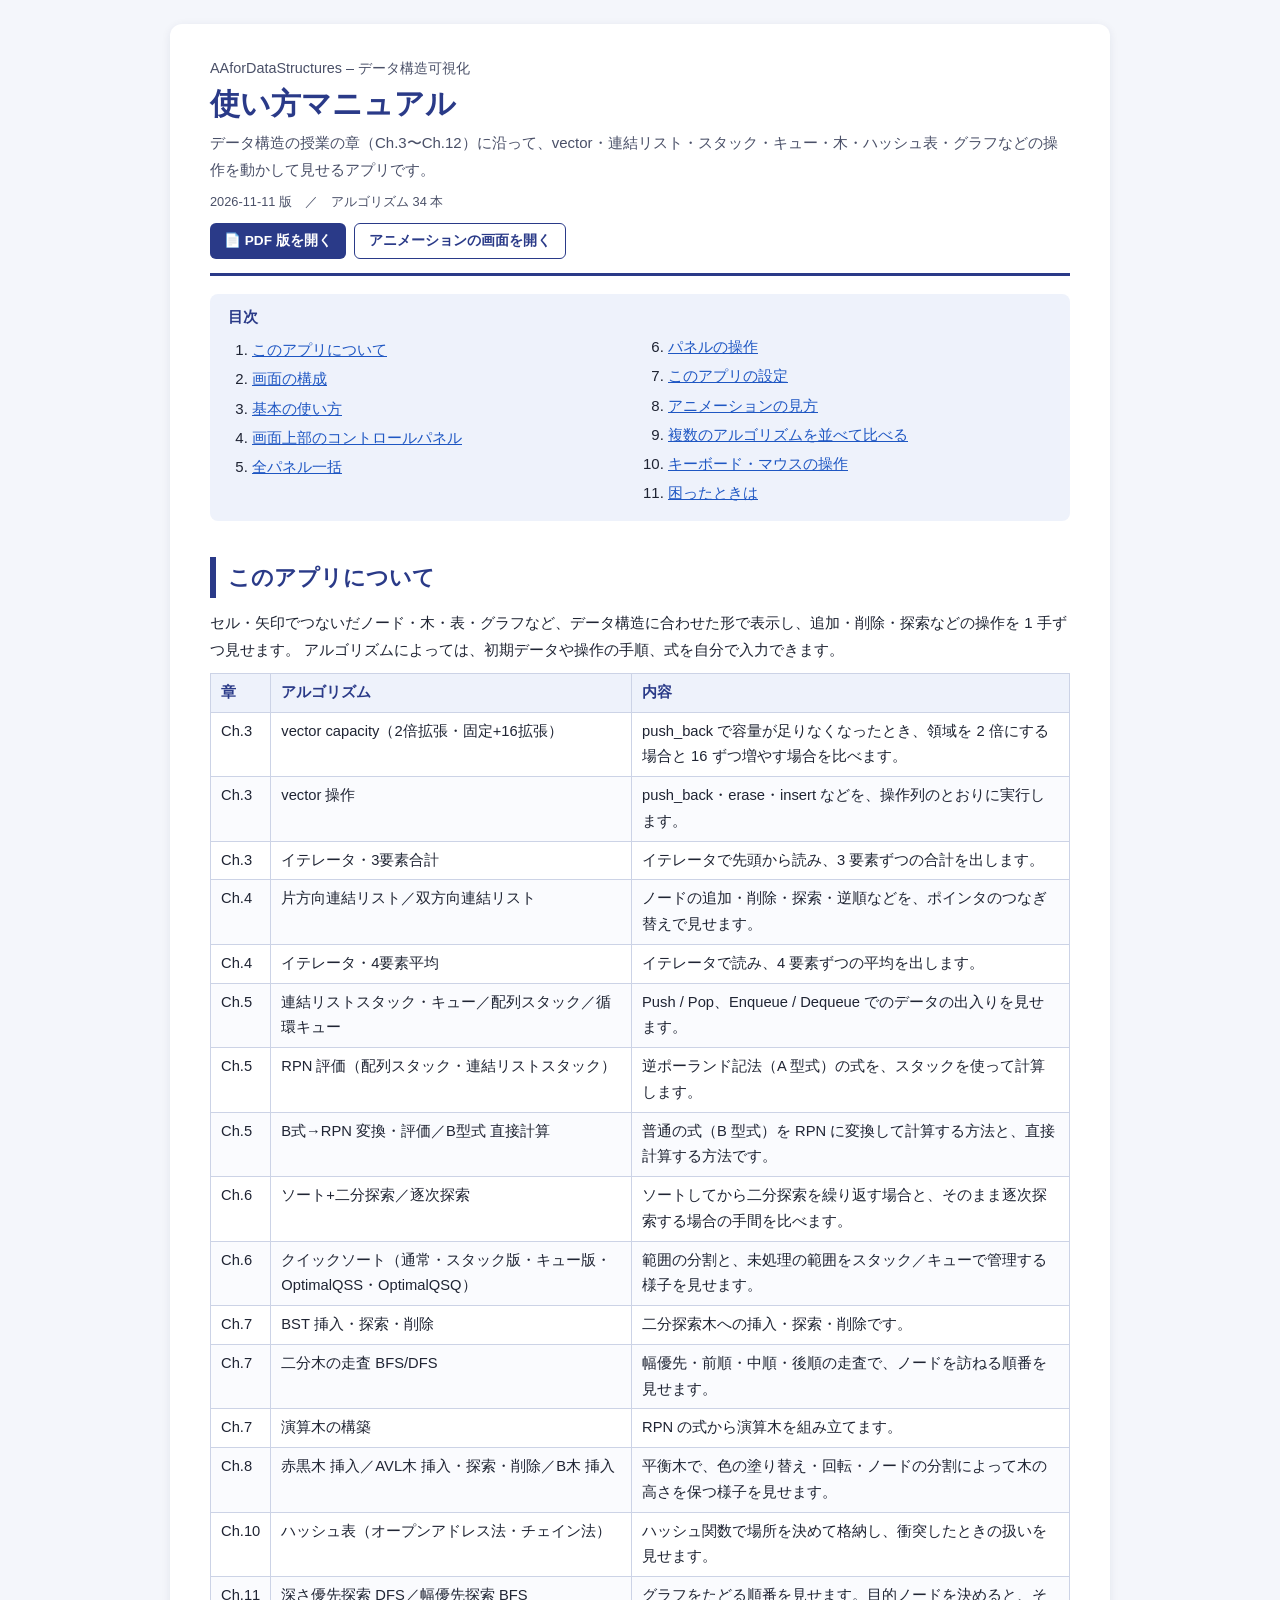
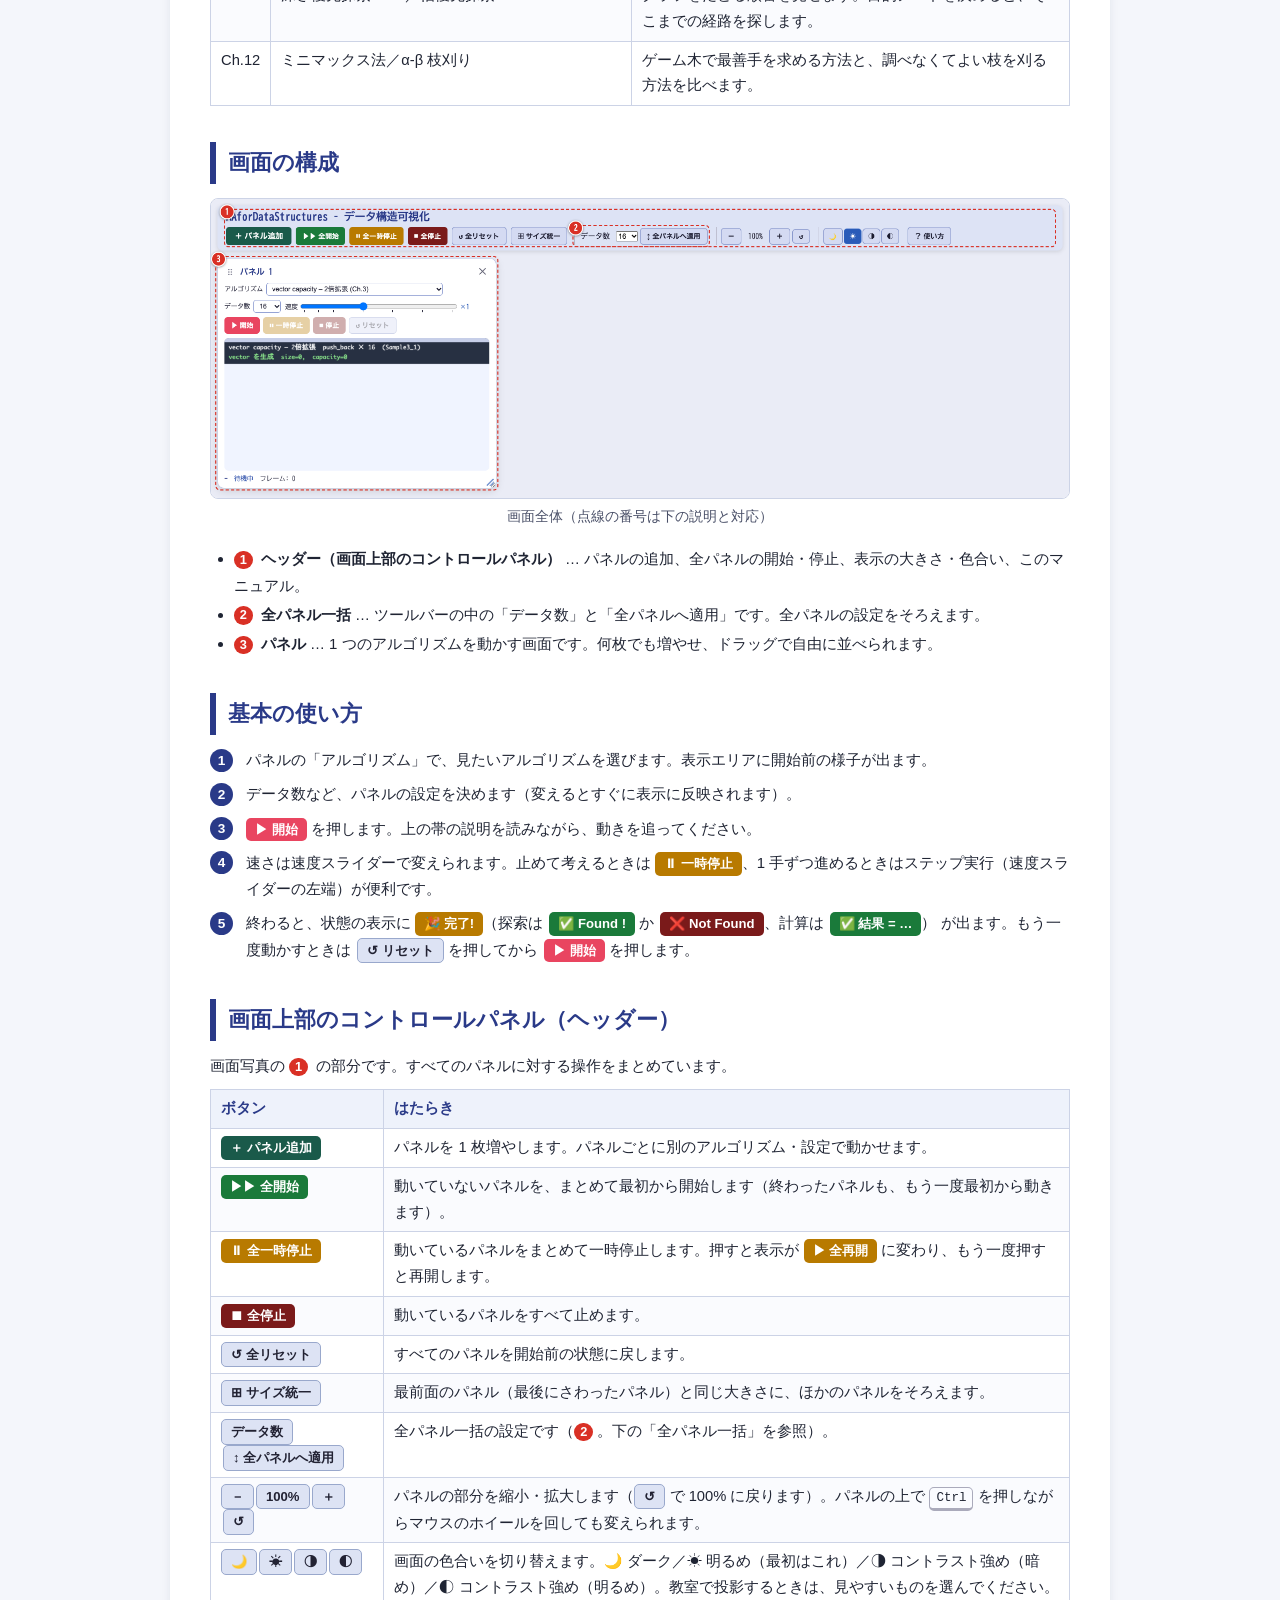
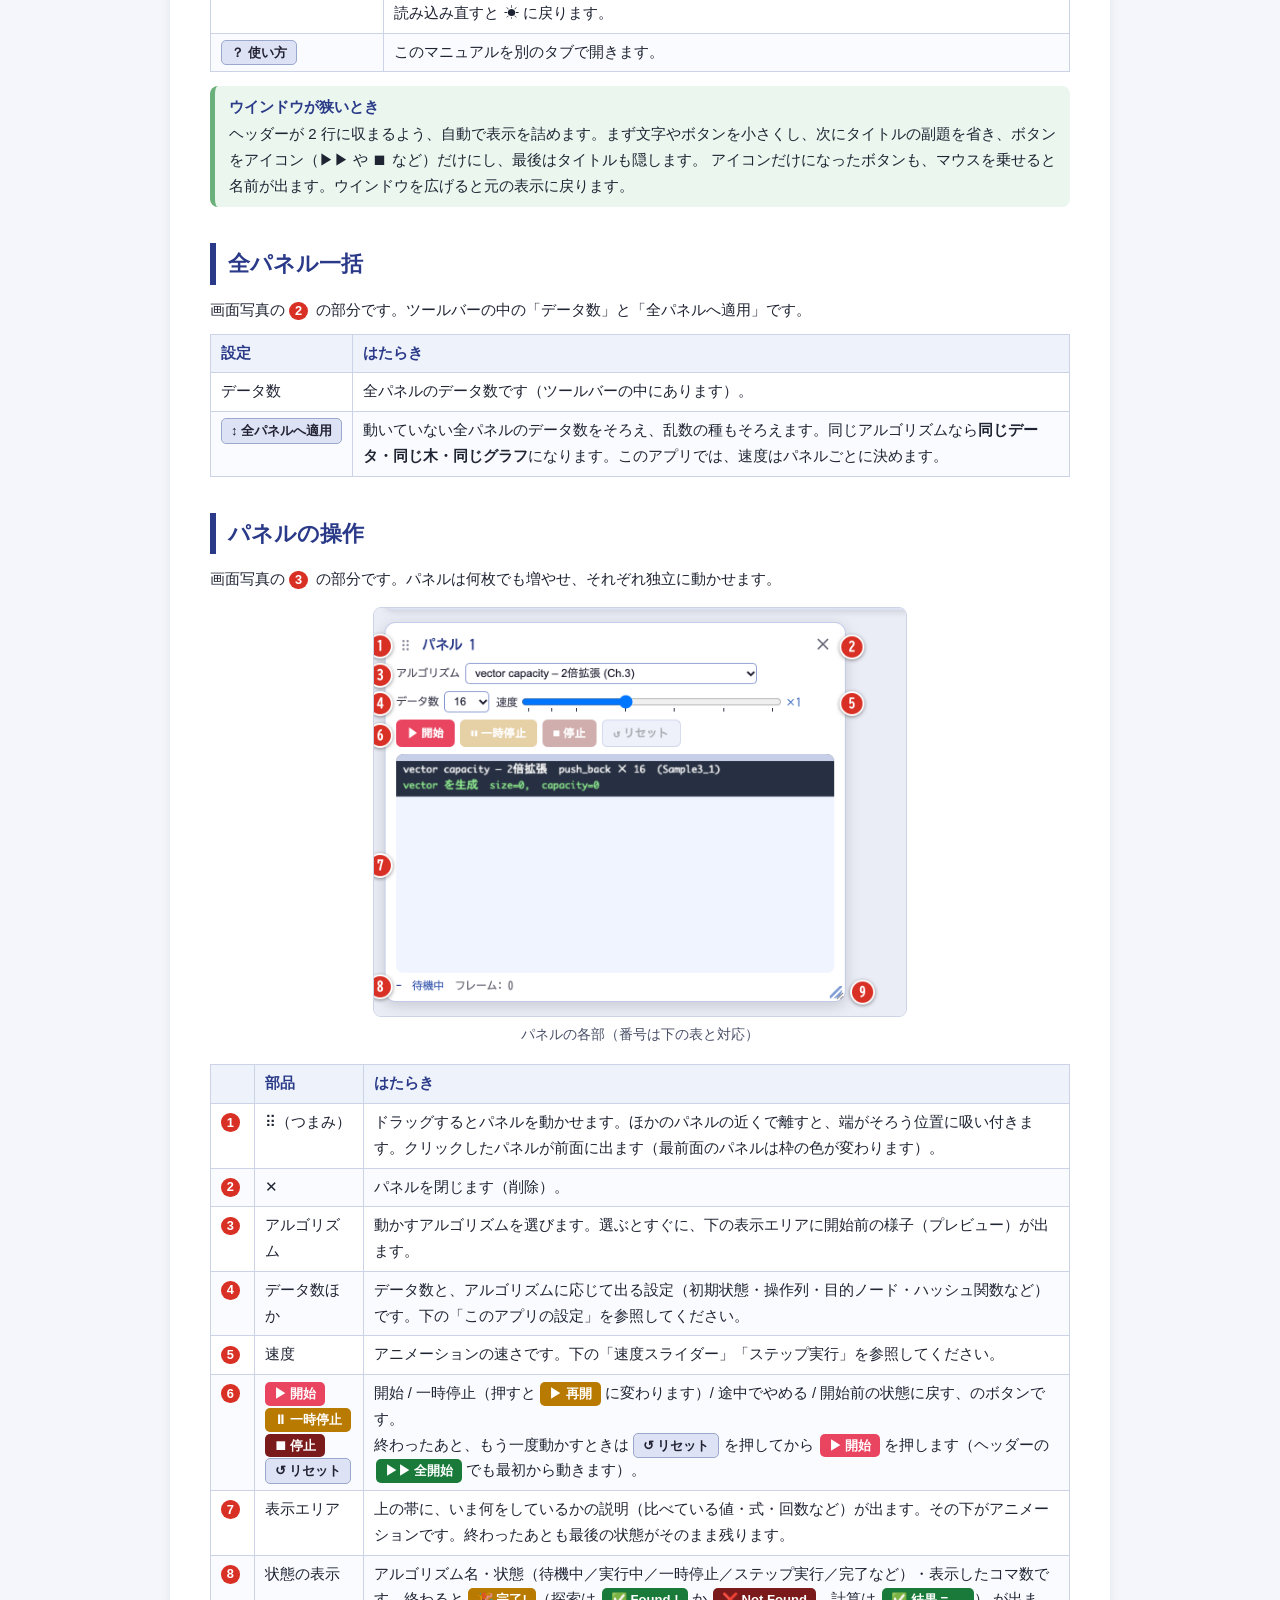
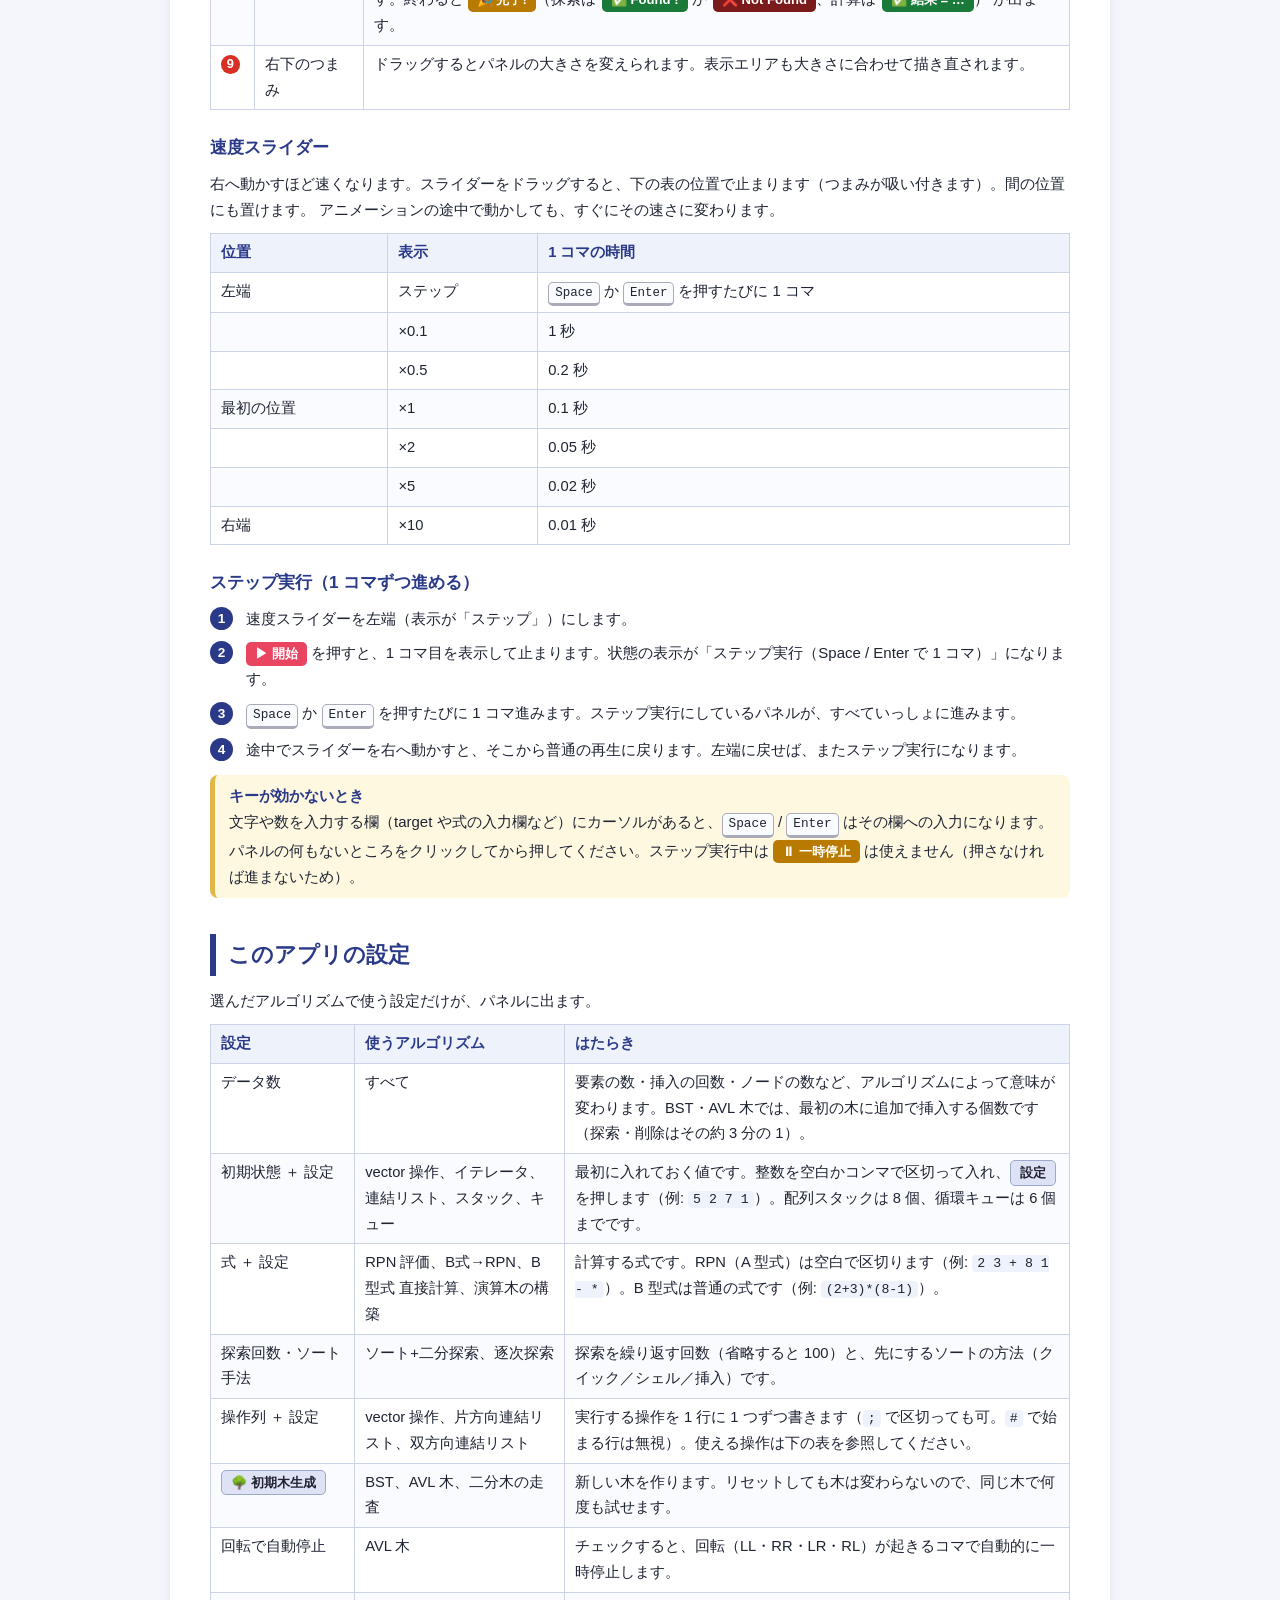
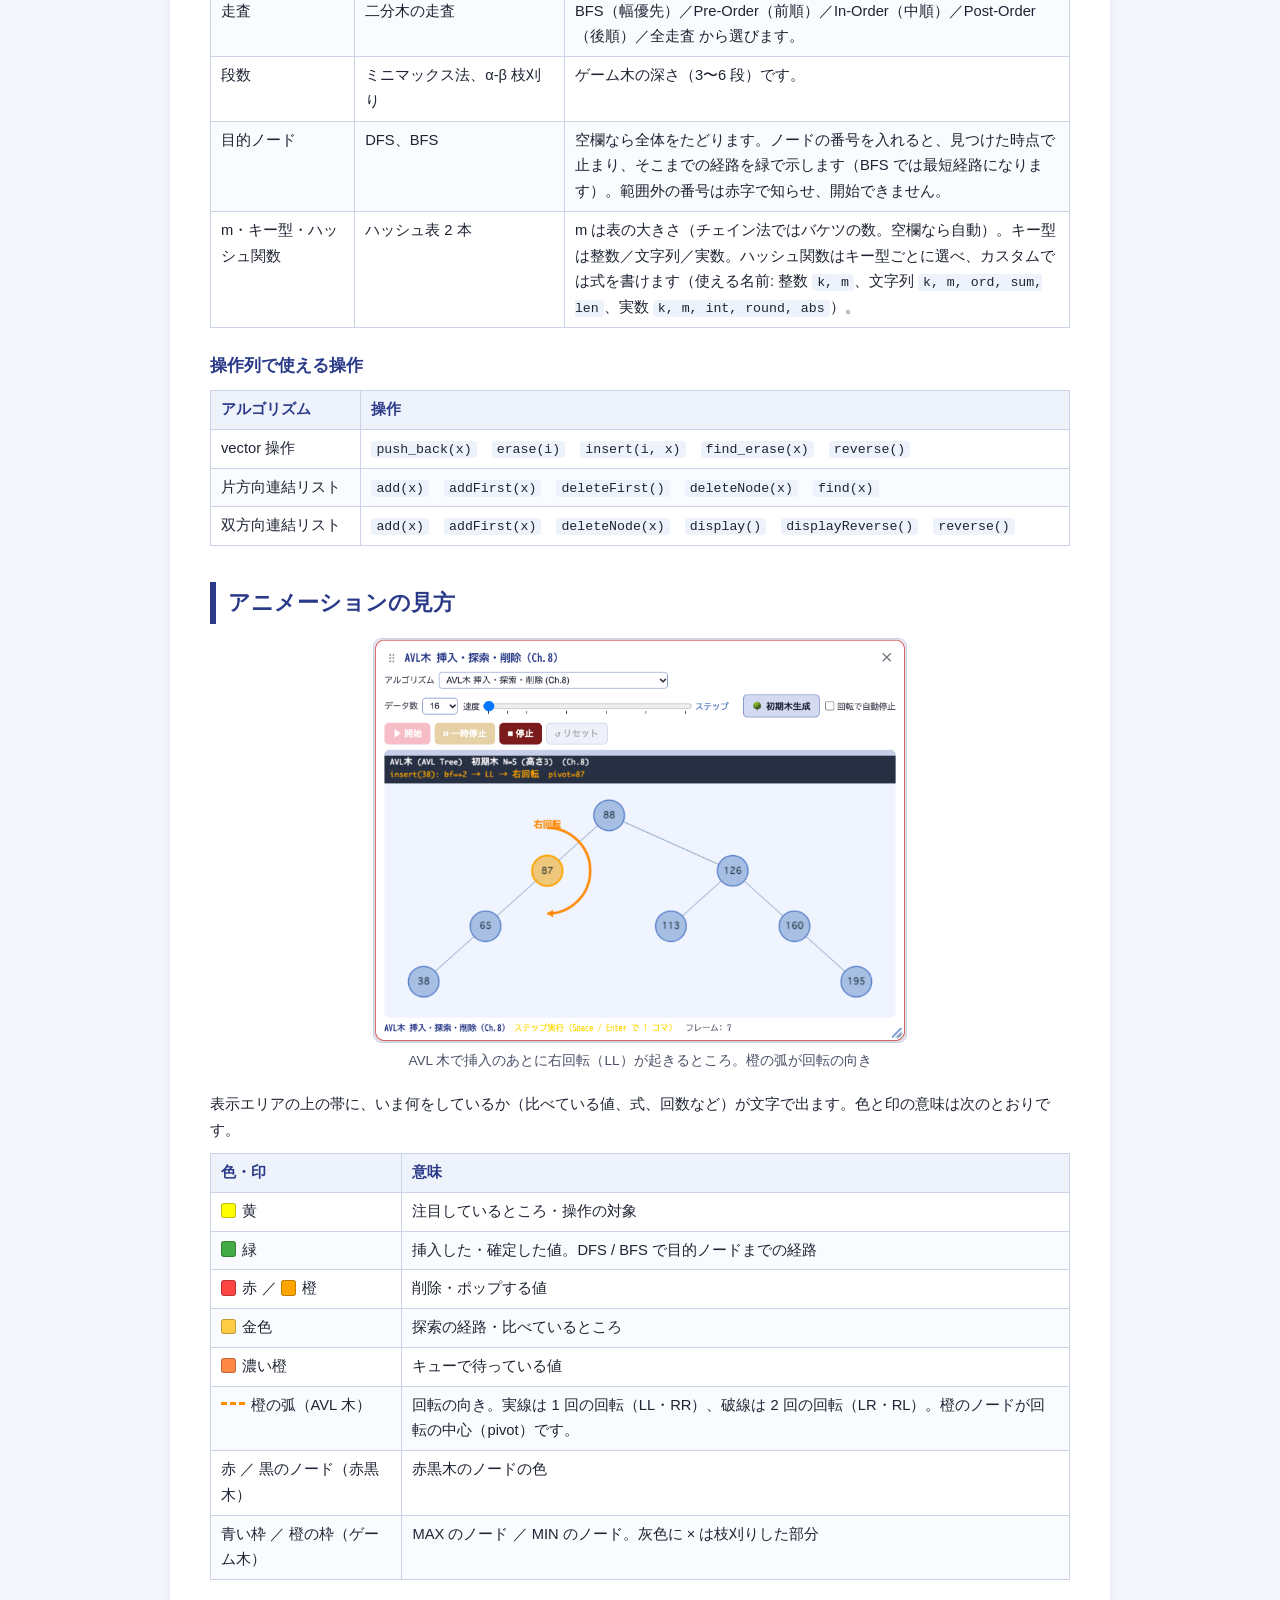
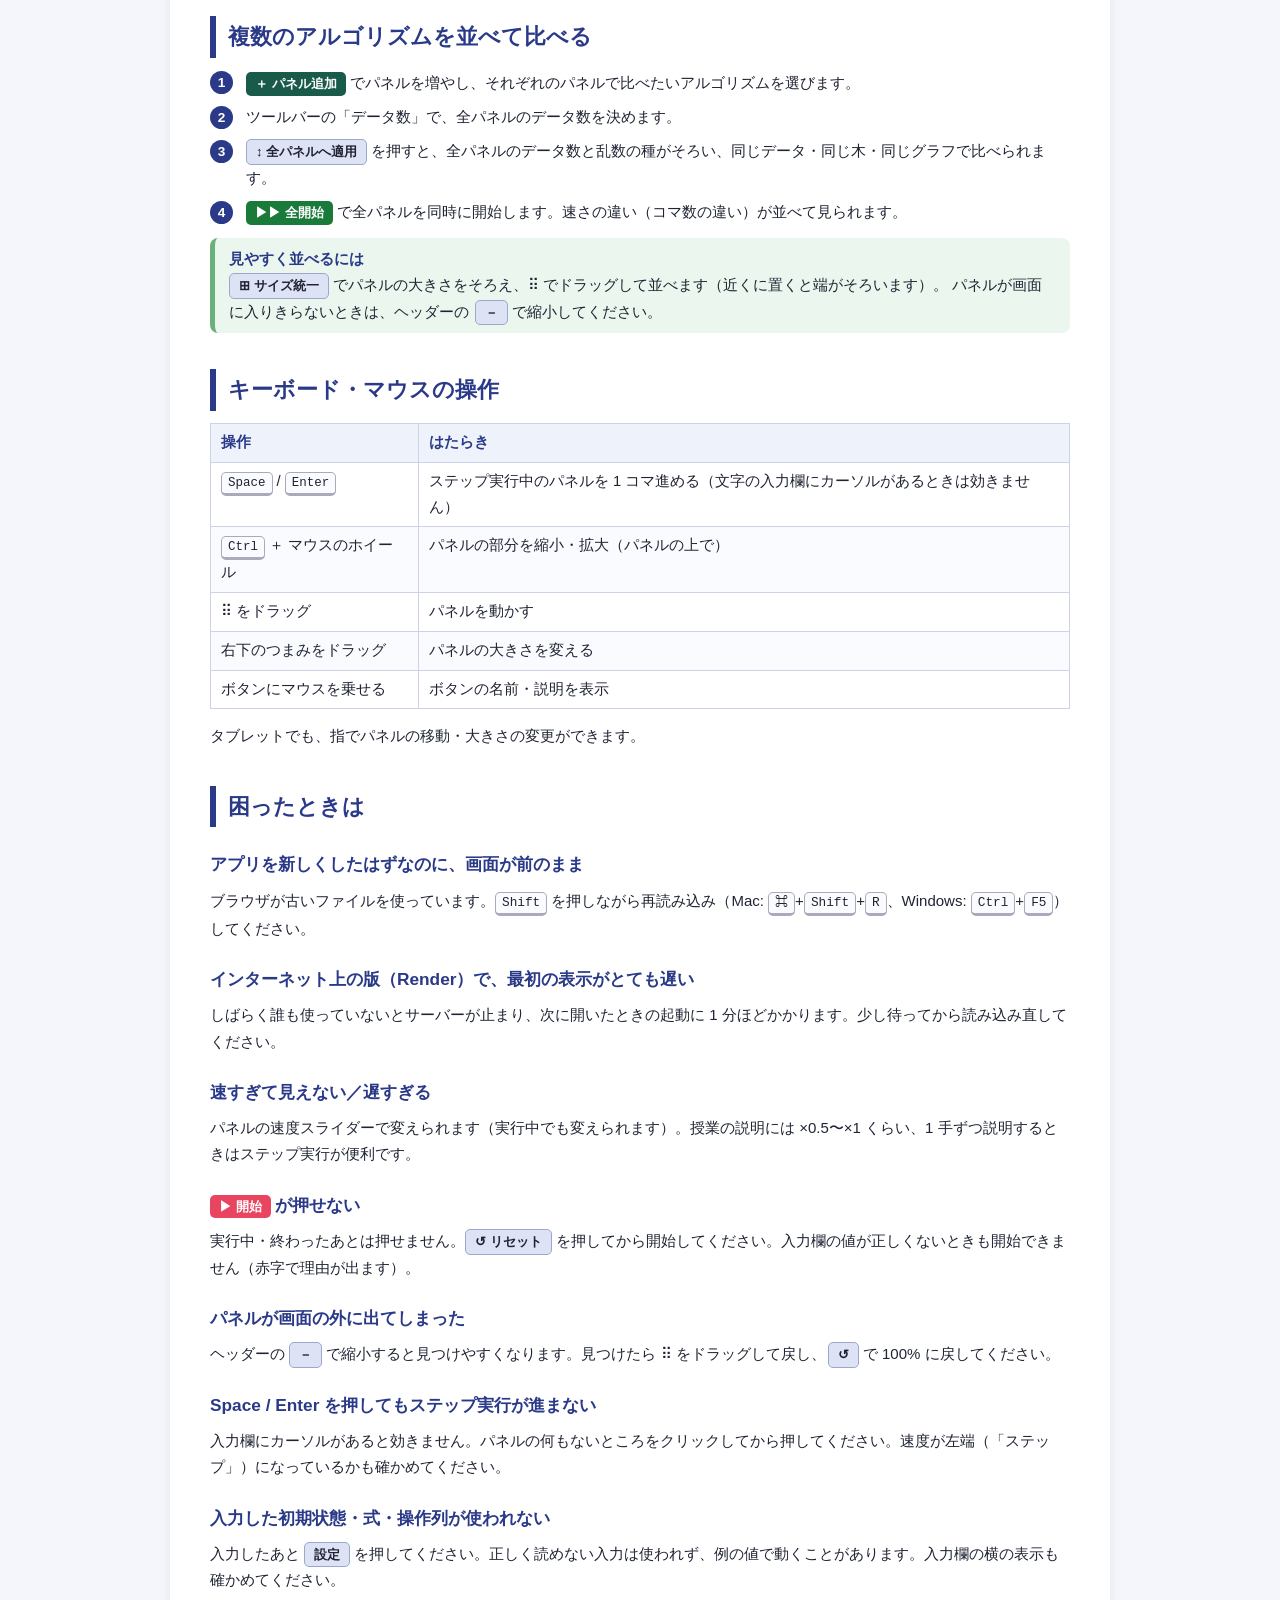
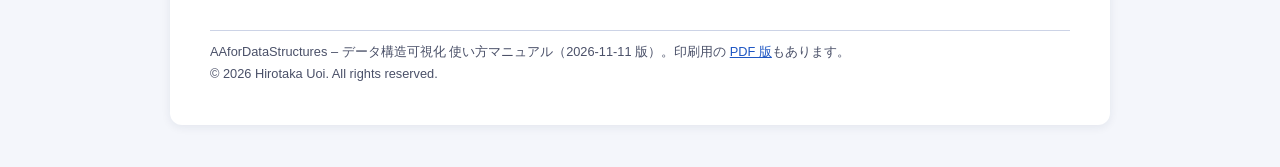
<file: static/manual.html>
<!DOCTYPE html>
<html lang="ja">
<head>
  <meta charset="UTF-8">
  <meta name="viewport" content="width=device-width, initial-scale=1.0">
  <title>使い方マニュアル – AAforDataStructures – データ構造可視化</title>
  <link rel="stylesheet" href="/static/css/manual.css?v=1">
</head>
<body>
<div class="page">

<div class="cover">
  <p class="app">AAforDataStructures – データ構造可視化</p>
  <h1>使い方マニュアル</h1>
  <p class="lead">データ構造の授業の章（Ch.3〜Ch.12）に沿って、vector・連結リスト・スタック・キュー・木・ハッシュ表・グラフなどの操作を動かして見せるアプリです。</p>
  <p class="meta">2026-11-11 版　／　アルゴリズム 34 本</p>
  <div class="links">
    <a href="/static/manual.pdf?v=1" target="_blank" rel="noopener">📄 PDF 版を開く</a>
    <a class="sub" href="/" target="_blank" rel="noopener">アニメーションの画面を開く</a>
  </div>
</div>

<nav class="toc"><b>目次</b><ol><li><a href="#about">このアプリについて</a></li><li><a href="#screen">画面の構成</a></li><li><a href="#basic">基本の使い方</a></li><li><a href="#header">画面上部のコントロールパネル</a></li><li><a href="#global">全パネル一括</a></li><li><a href="#panel">パネルの操作</a></li><li><a href="#settings">このアプリの設定</a></li><li><a href="#legend">アニメーションの見方</a></li><li><a href="#compare">複数のアルゴリズムを並べて比べる</a></li><li><a href="#keys">キーボード・マウスの操作</a></li><li><a href="#trouble">困ったときは</a></li></ol></nav>

<h2 id="about">このアプリについて</h2>
<p>セル・矢印でつないだノード・木・表・グラフなど、データ構造に合わせた形で表示し、追加・削除・探索などの操作を 1 手ずつ見せます。
アルゴリズムによっては、初期データや操作の手順、式を自分で入力できます。</p>
<table><thead><tr><th>章</th><th>アルゴリズム</th><th>内容</th></tr></thead><tbody><tr><td>Ch.3</td><td>vector capacity（2倍拡張・固定+16拡張）</td><td>push_back で容量が足りなくなったとき、領域を 2 倍にする場合と 16 ずつ増やす場合を比べます。</td></tr><tr><td>Ch.3</td><td>vector 操作</td><td>push_back・erase・insert などを、操作列のとおりに実行します。</td></tr><tr><td>Ch.3</td><td>イテレータ・3要素合計</td><td>イテレータで先頭から読み、3 要素ずつの合計を出します。</td></tr><tr><td>Ch.4</td><td>片方向連結リスト／双方向連結リスト</td><td>ノードの追加・削除・探索・逆順などを、ポインタのつなぎ替えで見せます。</td></tr><tr><td>Ch.4</td><td>イテレータ・4要素平均</td><td>イテレータで読み、4 要素ずつの平均を出します。</td></tr><tr><td>Ch.5</td><td>連結リストスタック・キュー／配列スタック／循環キュー</td><td>Push / Pop、Enqueue / Dequeue でのデータの出入りを見せます。</td></tr><tr><td>Ch.5</td><td>RPN 評価（配列スタック・連結リストスタック）</td><td>逆ポーランド記法（A 型式）の式を、スタックを使って計算します。</td></tr><tr><td>Ch.5</td><td>B式→RPN 変換・評価／B型式 直接計算</td><td>普通の式（B 型式）を RPN に変換して計算する方法と、直接計算する方法です。</td></tr><tr><td>Ch.6</td><td>ソート+二分探索／逐次探索</td><td>ソートしてから二分探索を繰り返す場合と、そのまま逐次探索する場合の手間を比べます。</td></tr><tr><td>Ch.6</td><td>クイックソート（通常・スタック版・キュー版・OptimalQSS・OptimalQSQ）</td><td>範囲の分割と、未処理の範囲をスタック／キューで管理する様子を見せます。</td></tr><tr><td>Ch.7</td><td>BST 挿入・探索・削除</td><td>二分探索木への挿入・探索・削除です。</td></tr><tr><td>Ch.7</td><td>二分木の走査 BFS/DFS</td><td>幅優先・前順・中順・後順の走査で、ノードを訪ねる順番を見せます。</td></tr><tr><td>Ch.7</td><td>演算木の構築</td><td>RPN の式から演算木を組み立てます。</td></tr><tr><td>Ch.8</td><td>赤黒木 挿入／AVL木 挿入・探索・削除／B木 挿入</td><td>平衡木で、色の塗り替え・回転・ノードの分割によって木の高さを保つ様子を見せます。</td></tr><tr><td>Ch.10</td><td>ハッシュ表（オープンアドレス法・チェイン法）</td><td>ハッシュ関数で場所を決めて格納し、衝突したときの扱いを見せます。</td></tr><tr><td>Ch.11</td><td>深さ優先探索 DFS／幅優先探索 BFS</td><td>グラフをたどる順番を見せます。目的ノードを決めると、そこまでの経路を探します。</td></tr><tr><td>Ch.12</td><td>ミニマックス法／α-β 枝刈り</td><td>ゲーム木で最善手を求める方法と、調べなくてよい枝を刈る方法を比べます。</td></tr></tbody></table>

<h2 id="screen">画面の構成</h2>
<figure><img src="/static/manual/screen.png?v=1" alt="画面全体（点線の番号は下の説明と対応）" loading="eager"><figcaption>画面全体（点線の番号は下の説明と対応）</figcaption></figure>
<ul>
<li><span class="no">1</span> <b>ヘッダー（画面上部のコントロールパネル）</b> … パネルの追加、全パネルの開始・停止、表示の大きさ・色合い、このマニュアル。</li>
<li><span class="no">2</span> <b>全パネル一括</b> … ツールバーの中の「データ数」と「全パネルへ適用」です。全パネルの設定をそろえます。</li>
<li><span class="no">3</span> <b>パネル</b> … 1 つのアルゴリズムを動かす画面です。何枚でも増やせ、ドラッグで自由に並べられます。</li>
</ul>

<h2 id="basic">基本の使い方</h2>
<ol class="steps">
<li>パネルの「アルゴリズム」で、見たいアルゴリズムを選びます。表示エリアに開始前の様子が出ます。</li>
<li>データ数など、パネルの設定を決めます（変えるとすぐに表示に反映されます）。</li>
<li><span class="k primary">▶ 開始</span> を押します。上の帯の説明を読みながら、動きを追ってください。</li>
<li>速さは速度スライダーで変えられます。止めて考えるときは <span class="k warning">⏸ 一時停止</span>、1 手ずつ進めるときはステップ実行（速度スライダーの左端）が便利です。</li>
<li>終わると、状態の表示に <span class="k warning">🎉 完了!</span>（探索は <span class="k success">✅ Found !</span> か <span class="k danger">❌ Not Found</span>、計算は <span class="k success">✅ 結果 = …</span>） が出ます。もう一度動かすときは <span class="k sec">↺ リセット</span> を押してから <span class="k primary">▶ 開始</span> を押します。</li>
</ol>


<h2 id="header">画面上部のコントロールパネル（ヘッダー）</h2>
<p>画面写真の <span class="no">1</span> の部分です。すべてのパネルに対する操作をまとめています。</p>
<table><thead><tr><th>ボタン</th><th>はたらき</th></tr></thead><tbody><tr><td><span class="k add">＋ パネル追加</span></td><td>パネルを 1 枚増やします。パネルごとに別のアルゴリズム・設定で動かせます。</td></tr><tr><td><span class="k success">▶▶ 全開始</span></td><td>動いていないパネルを、まとめて最初から開始します（終わったパネルも、もう一度最初から動きます）。</td></tr><tr><td><span class="k warning">⏸ 全一時停止</span></td><td>動いているパネルをまとめて一時停止します。押すと表示が <span class="k warning">▶ 全再開</span> に変わり、もう一度押すと再開します。</td></tr><tr><td><span class="k danger">⏹ 全停止</span></td><td>動いているパネルをすべて止めます。</td></tr><tr><td><span class="k sec">↺ 全リセット</span></td><td>すべてのパネルを開始前の状態に戻します。</td></tr><tr><td><span class="k sec">⊞ サイズ統一</span></td><td>最前面のパネル（最後にさわったパネル）と同じ大きさに、ほかのパネルをそろえます。</td></tr><tr><td><span class="k sec">データ数</span><span class="k sec">↕ 全パネルへ適用</span></td><td>全パネル一括の設定です（<span class="no">2</span>。下の「全パネル一括」を参照）。</td></tr><tr><td><span class="k sec">－</span><span class="k sec">100%</span><span class="k sec">＋</span><span class="k sec">↺</span></td><td>パネルの部分を縮小・拡大します（<span class="k sec">↺</span> で 100% に戻ります）。パネルの上で <kbd>Ctrl</kbd> を押しながらマウスのホイールを回しても変えられます。</td></tr><tr><td><span class="k sec">🌙</span><span class="k sec">☀</span><span class="k sec">◑</span><span class="k sec">◐</span></td><td>画面の色合いを切り替えます。🌙 ダーク／☀ 明るめ（最初はこれ）／◑ コントラスト強め（暗め）／◐ コントラスト強め（明るめ）。教室で投影するときは、見やすいものを選んでください。読み込み直すと ☀ に戻ります。</td></tr><tr><td><span class="k sec">？ 使い方</span></td><td>このマニュアルを別のタブで開きます。</td></tr></tbody></table>
<div class="tip"><b>ウインドウが狭いとき</b><br>
ヘッダーが 2 行に収まるよう、自動で表示を詰めます。まず文字やボタンを小さくし、次にタイトルの副題を省き、ボタンをアイコン（▶▶ や ⏹ など）だけにし、最後はタイトルも隠します。
アイコンだけになったボタンも、マウスを乗せると名前が出ます。ウインドウを広げると元の表示に戻ります。</div>


<h2 id="global">全パネル一括</h2>
<p>画面写真の <span class="no">2</span> の部分です。ツールバーの中の「データ数」と「全パネルへ適用」です。</p>
<table><thead><tr><th>設定</th><th>はたらき</th></tr></thead><tbody><tr><td>データ数</td><td>全パネルのデータ数です（ツールバーの中にあります）。</td></tr><tr><td><span class="k sec">↕ 全パネルへ適用</span></td><td>動いていない全パネルのデータ数をそろえ、乱数の種もそろえます。同じアルゴリズムなら<strong>同じデータ・同じ木・同じグラフ</strong>になります。このアプリでは、速度はパネルごとに決めます。</td></tr></tbody></table>


<h2 id="panel">パネルの操作</h2>
<p>画面写真の <span class="no">3</span> の部分です。パネルは何枚でも増やせ、それぞれ独立に動かせます。</p>
<figure class="half"><img src="/static/manual/panel.png?v=1" alt="パネルの各部（番号は下の表と対応）" loading="eager"><figcaption>パネルの各部（番号は下の表と対応）</figcaption></figure>
<table><thead><tr><th></th><th>部品</th><th>はたらき</th></tr></thead><tbody><tr><td><span class="no">1</span></td><td>⠿（つまみ）</td><td>ドラッグするとパネルを動かせます。ほかのパネルの近くで離すと、端がそろう位置に吸い付きます。クリックしたパネルが前面に出ます（最前面のパネルは枠の色が変わります）。</td></tr><tr><td><span class="no">2</span></td><td>✕</td><td>パネルを閉じます（削除）。</td></tr><tr><td><span class="no">3</span></td><td>アルゴリズム</td><td>動かすアルゴリズムを選びます。選ぶとすぐに、下の表示エリアに開始前の様子（プレビュー）が出ます。</td></tr><tr><td><span class="no">4</span></td><td>データ数ほか</td><td>データ数と、アルゴリズムに応じて出る設定（初期状態・操作列・目的ノード・ハッシュ関数など）です。下の「このアプリの設定」を参照してください。</td></tr><tr><td><span class="no">5</span></td><td>速度</td><td>アニメーションの速さです。下の「速度スライダー」「ステップ実行」を参照してください。</td></tr><tr><td><span class="no">6</span></td><td><span class="k primary">▶ 開始</span><br><span class="k warning">⏸ 一時停止</span><br><span class="k danger">⏹ 停止</span><br><span class="k sec">↺ リセット</span></td><td>開始 / 一時停止（押すと <span class="k warning">▶ 再開</span> に変わります）/ 途中でやめる / 開始前の状態に戻す、のボタンです。<br>終わったあと、もう一度動かすときは <span class="k sec">↺ リセット</span> を押してから <span class="k primary">▶ 開始</span> を押します（ヘッダーの <span class="k success">▶▶ 全開始</span> でも最初から動きます）。</td></tr><tr><td><span class="no">7</span></td><td>表示エリア</td><td>上の帯に、いま何をしているかの説明（比べている値・式・回数など）が出ます。その下がアニメーションです。終わったあとも最後の状態がそのまま残ります。</td></tr><tr><td><span class="no">8</span></td><td>状態の表示</td><td>アルゴリズム名・状態（待機中／実行中／一時停止／ステップ実行／完了など）・表示したコマ数です。終わると <span class="k warning">🎉 完了!</span>（探索は <span class="k success">✅ Found !</span> か <span class="k danger">❌ Not Found</span>、計算は <span class="k success">✅ 結果 = …</span>） が出ます。</td></tr><tr><td><span class="no">9</span></td><td>右下のつまみ</td><td>ドラッグするとパネルの大きさを変えられます。表示エリアも大きさに合わせて描き直されます。</td></tr></tbody></table>

<h3 id="speed">速度スライダー</h3>
<p>右へ動かすほど速くなります。スライダーをドラッグすると、下の表の位置で止まります（つまみが吸い付きます）。間の位置にも置けます。
アニメーションの途中で動かしても、すぐにその速さに変わります。</p>
<table><thead><tr><th>位置</th><th>表示</th><th>1 コマの時間</th></tr></thead><tbody><tr><td>左端</td><td>ステップ</td><td><kbd>Space</kbd> か <kbd>Enter</kbd> を押すたびに 1 コマ</td></tr><tr><td></td><td>×0.1</td><td>1 秒</td></tr><tr><td></td><td>×0.5</td><td>0.2 秒</td></tr><tr><td>最初の位置</td><td>×1</td><td>0.1 秒</td></tr><tr><td></td><td>×2</td><td>0.05 秒</td></tr><tr><td></td><td>×5</td><td>0.02 秒</td></tr><tr><td>右端</td><td>×10</td><td>0.01 秒</td></tr></tbody></table>
<h3 id="step">ステップ実行（1 コマずつ進める）</h3>
<ol class="steps">
<li>速度スライダーを左端（表示が「ステップ」）にします。</li>
<li><span class="k primary">▶ 開始</span> を押すと、1 コマ目を表示して止まります。状態の表示が「ステップ実行（Space / Enter で 1 コマ）」になります。</li>
<li><kbd>Space</kbd> か <kbd>Enter</kbd> を押すたびに 1 コマ進みます。ステップ実行にしているパネルが、すべていっしょに進みます。</li>
<li>途中でスライダーを右へ動かすと、そこから普通の再生に戻ります。左端に戻せば、またステップ実行になります。</li>
</ol>
<div class="note"><b>キーが効かないとき</b><br>
文字や数を入力する欄（target や式の入力欄など）にカーソルがあると、<kbd>Space</kbd> / <kbd>Enter</kbd> はその欄への入力になります。
パネルの何もないところをクリックしてから押してください。ステップ実行中は <span class="k warning">⏸ 一時停止</span> は使えません（押さなければ進まないため）。</div>




<h2 id="settings">このアプリの設定</h2>
<p>選んだアルゴリズムで使う設定だけが、パネルに出ます。</p>
<table><thead><tr><th>設定</th><th>使うアルゴリズム</th><th>はたらき</th></tr></thead><tbody><tr><td>データ数</td><td>すべて</td><td>要素の数・挿入の回数・ノードの数など、アルゴリズムによって意味が変わります。BST・AVL 木では、最初の木に追加で挿入する個数です（探索・削除はその約 3 分の 1）。</td></tr><tr><td>初期状態 ＋ 設定</td><td>vector 操作、イテレータ、連結リスト、スタック、キュー</td><td>最初に入れておく値です。整数を空白かコンマで区切って入れ、<span class="k sec">設定</span> を押します（例: <code>5 2 7 1</code>）。配列スタックは 8 個、循環キューは 6 個までです。</td></tr><tr><td>式 ＋ 設定</td><td>RPN 評価、B式→RPN、B型式 直接計算、演算木の構築</td><td>計算する式です。RPN（A 型式）は空白で区切ります（例: <code>2 3 + 8 1 - *</code>）。B 型式は普通の式です（例: <code>(2+3)*(8-1)</code>）。</td></tr><tr><td>探索回数・ソート手法</td><td>ソート+二分探索、逐次探索</td><td>探索を繰り返す回数（省略すると 100）と、先にするソートの方法（クイック／シェル／挿入）です。</td></tr><tr><td>操作列 ＋ 設定</td><td>vector 操作、片方向連結リスト、双方向連結リスト</td><td>実行する操作を 1 行に 1 つずつ書きます（<code>;</code> で区切っても可。<code>#</code> で始まる行は無視）。使える操作は下の表を参照してください。</td></tr><tr><td><span class="k sec">🌳 初期木生成</span></td><td>BST、AVL 木、二分木の走査</td><td>新しい木を作ります。リセットしても木は変わらないので、同じ木で何度も試せます。</td></tr><tr><td>回転で自動停止</td><td>AVL 木</td><td>チェックすると、回転（LL・RR・LR・RL）が起きるコマで自動的に一時停止します。</td></tr><tr><td>走査</td><td>二分木の走査</td><td>BFS（幅優先）／Pre-Order（前順）／In-Order（中順）／Post-Order（後順）／全走査 から選びます。</td></tr><tr><td>段数</td><td>ミニマックス法、α-β 枝刈り</td><td>ゲーム木の深さ（3〜6 段）です。</td></tr><tr><td>目的ノード</td><td>DFS、BFS</td><td>空欄なら全体をたどります。ノードの番号を入れると、見つけた時点で止まり、そこまでの経路を緑で示します（BFS では最短経路になります）。範囲外の番号は赤字で知らせ、開始できません。</td></tr><tr><td>m・キー型・ハッシュ関数</td><td>ハッシュ表 2 本</td><td>m は表の大きさ（チェイン法ではバケツの数。空欄なら自動）。キー型は整数／文字列／実数。ハッシュ関数はキー型ごとに選べ、カスタムでは式を書けます（使える名前: 整数 <code>k, m</code>、文字列 <code>k, m, ord, sum, len</code>、実数 <code>k, m, int, round, abs</code>）。</td></tr></tbody></table>
<h3>操作列で使える操作</h3>
<table><thead><tr><th>アルゴリズム</th><th>操作</th></tr></thead><tbody><tr><td>vector 操作</td><td><code>push_back(x)</code>　<code>erase(i)</code>　<code>insert(i, x)</code>　<code>find_erase(x)</code>　<code>reverse()</code></td></tr><tr><td>片方向連結リスト</td><td><code>add(x)</code>　<code>addFirst(x)</code>　<code>deleteFirst()</code>　<code>deleteNode(x)</code>　<code>find(x)</code></td></tr><tr><td>双方向連結リスト</td><td><code>add(x)</code>　<code>addFirst(x)</code>　<code>deleteNode(x)</code>　<code>display()</code>　<code>displayReverse()</code>　<code>reverse()</code></td></tr></tbody></table>


<h2 id="legend">アニメーションの見方</h2>
<figure class="half"><img src="/static/manual/running.png?v=1" alt="AVL 木で挿入のあとに右回転（LL）が起きるところ。橙の弧が回転の向き" loading="eager"><figcaption>AVL 木で挿入のあとに右回転（LL）が起きるところ。橙の弧が回転の向き</figcaption></figure>
<p>表示エリアの上の帯に、いま何をしているか（比べている値、式、回数など）が文字で出ます。色と印の意味は次のとおりです。</p>
<table><thead><tr><th>色・印</th><th>意味</th></tr></thead><tbody><tr><td><span class="sw" style="background:#ffff00"></span>黄</td><td>注目しているところ・操作の対象</td></tr><tr><td><span class="sw" style="background:#44aa44"></span>緑</td><td>挿入した・確定した値。DFS / BFS で目的ノードまでの経路</td></tr><tr><td><span class="sw" style="background:#ff4444"></span>赤 ／ <span class="sw" style="background:orange"></span>橙</td><td>削除・ポップする値</td></tr><tr><td><span class="sw" style="background:#ffcc44"></span>金色</td><td>探索の経路・比べているところ</td></tr><tr><td><span class="sw" style="background:#ff8844"></span>濃い橙</td><td>キューで待っている値</td></tr><tr><td><span class="sw line" style="border-top-color:#ff8c00"></span>橙の弧（AVL 木）</td><td>回転の向き。実線は 1 回の回転（LL・RR）、破線は 2 回の回転（LR・RL）。橙のノードが回転の中心（pivot）です。</td></tr><tr><td>赤 ／ 黒のノード（赤黒木）</td><td>赤黒木のノードの色</td></tr><tr><td>青い枠 ／ 橙の枠（ゲーム木）</td><td>MAX のノード ／ MIN のノード。灰色に × は枝刈りした部分</td></tr></tbody></table>


<h2 id="compare">複数のアルゴリズムを並べて比べる</h2>
<ol class="steps">
<li><span class="k add">＋ パネル追加</span> でパネルを増やし、それぞれのパネルで比べたいアルゴリズムを選びます。</li>
<li>ツールバーの「データ数」で、全パネルのデータ数を決めます。</li>
<li><span class="k sec">↕ 全パネルへ適用</span> を押すと、全パネルのデータ数と乱数の種がそろい、同じデータ・同じ木・同じグラフで比べられます。</li>
<li><span class="k success">▶▶ 全開始</span> で全パネルを同時に開始します。速さの違い（コマ数の違い）が並べて見られます。</li>
</ol>
<div class="tip"><b>見やすく並べるには</b><br>
<span class="k sec">⊞ サイズ統一</span> でパネルの大きさをそろえ、⠿ でドラッグして並べます（近くに置くと端がそろいます）。
パネルが画面に入りきらないときは、ヘッダーの <span class="k sec">－</span> で縮小してください。</div>


<h2 id="keys">キーボード・マウスの操作</h2>
<table><thead><tr><th>操作</th><th>はたらき</th></tr></thead><tbody><tr><td><kbd>Space</kbd> / <kbd>Enter</kbd></td><td>ステップ実行中のパネルを 1 コマ進める（文字の入力欄にカーソルがあるときは効きません）</td></tr><tr><td><kbd>Ctrl</kbd> ＋ マウスのホイール</td><td>パネルの部分を縮小・拡大（パネルの上で）</td></tr><tr><td>⠿ をドラッグ</td><td>パネルを動かす</td></tr><tr><td>右下のつまみをドラッグ</td><td>パネルの大きさを変える</td></tr><tr><td>ボタンにマウスを乗せる</td><td>ボタンの名前・説明を表示</td></tr></tbody></table>
<p>タブレットでも、指でパネルの移動・大きさの変更ができます。</p>

<h2 id="trouble">困ったときは</h2><h3>アプリを新しくしたはずなのに、画面が前のまま</h3><p>ブラウザが古いファイルを使っています。<kbd>Shift</kbd> を押しながら再読み込み（Mac: <kbd>⌘</kbd>+<kbd>Shift</kbd>+<kbd>R</kbd>、Windows: <kbd>Ctrl</kbd>+<kbd>F5</kbd>）してください。</p><h3>インターネット上の版（Render）で、最初の表示がとても遅い</h3><p>しばらく誰も使っていないとサーバーが止まり、次に開いたときの起動に 1 分ほどかかります。少し待ってから読み込み直してください。</p><h3>速すぎて見えない／遅すぎる</h3><p>パネルの速度スライダーで変えられます（実行中でも変えられます）。授業の説明には ×0.5〜×1 くらい、1 手ずつ説明するときはステップ実行が便利です。</p><h3><span class="k primary">▶ 開始</span> が押せない</h3><p>実行中・終わったあとは押せません。<span class="k sec">↺ リセット</span> を押してから開始してください。入力欄の値が正しくないときも開始できません（赤字で理由が出ます）。</p><h3>パネルが画面の外に出てしまった</h3><p>ヘッダーの <span class="k sec">－</span> で縮小すると見つけやすくなります。見つけたら ⠿ をドラッグして戻し、<span class="k sec">↺</span> で 100% に戻してください。</p><h3>Space / Enter を押してもステップ実行が進まない</h3><p>入力欄にカーソルがあると効きません。パネルの何もないところをクリックしてから押してください。速度が左端（「ステップ」）になっているかも確かめてください。</p><h3>入力した初期状態・式・操作列が使われない</h3><p>入力したあと <span class="k sec">設定</span> を押してください。正しく読めない入力は使われず、例の値で動くことがあります。入力欄の横の表示も確かめてください。</p>

<div class="footer">
  AAforDataStructures – データ構造可視化 使い方マニュアル（2026-11-11 版）。<span class="no-print">印刷用の <a href="/static/manual.pdf?v=1" target="_blank" rel="noopener">PDF 版</a>もあります。</span><br>
  © 2026 Hirotaka Uoi. All rights reserved.
</div>

</div>
</body>
</html>
</file>
<file: static/css/manual.css>
/* ===== 使い方マニュアル（4 アプリ共通。中身は 4 アプリで同じにする） =====
   画面でも印刷（PDF）でも読みやすいよう、白地の 1 段組にしている */

:root {
  --ink:       #1f2433;
  --ink-soft:  #4a5068;
  --head:      #2a3a88;
  --accent:    #d93025;
  --line:      #ccd3e6;
  --band:      #eef2fb;
  --note-bg:   #fff8e1;
  --note-line: #e0b84a;
  --tip-bg:    #eaf6ee;
  --tip-line:  #6ab07a;
}

*, *::before, *::after { box-sizing: border-box; }

html { -webkit-text-size-adjust: 100%; }
body {
  margin: 0;
  padding: 24px 16px 48px;
  background: #f4f6fb;
  color: var(--ink);
  font-family: "BIZ UDGothic", "BIZ UDPGothic", "Noto Sans JP", "Hiragino Kaku Gothic ProN", sans-serif;
  font-size: 15px;
  line-height: 1.75;
}

.page {
  max-width: 940px;
  margin: 0 auto;
  background: #fff;
  border-radius: 12px;
  box-shadow: 0 2px 10px rgba(30, 40, 80, .08);
  padding: 32px 40px 40px;
}

/* ---- 表紙・見出し ---- */
.cover { border-bottom: 3px solid var(--head); padding-bottom: 14px; margin-bottom: 18px; }
.cover .app { font-size: .9rem; color: var(--ink-soft); margin: 0; }
.cover h1 { font-size: 1.9rem; color: var(--head); margin: 2px 0 6px; line-height: 1.35; }
.cover .lead { margin: 0; color: var(--ink-soft); }
.cover .meta { font-size: .8rem; color: var(--ink-soft); margin-top: 8px; }

.links { display: flex; flex-wrap: wrap; gap: 8px; margin: 10px 0 0; }
.links a {
  display: inline-flex; align-items: center; gap: 6px;
  padding: 5px 14px; border-radius: 6px;
  background: var(--head); color: #fff; text-decoration: none; font-weight: bold; font-size: .85rem;
}
.links a.sub { background: #fff; color: var(--head); border: 1px solid var(--head); }

h2 {
  font-size: 1.35rem; color: var(--head);
  border-left: 6px solid var(--head); padding: 2px 0 2px 12px;
  margin: 36px 0 12px;
}
h3 { font-size: 1.08rem; color: var(--head); margin: 22px 0 8px; }
p { margin: 8px 0; }
ul, ol { margin: 8px 0; padding-left: 1.6em; }
li { margin: 3px 0; }
a { color: #1f57c3; }
code, kbd, .mono { font-family: "BIZ UDGothic", ui-monospace, "SF Mono", Menlo, monospace; }
code { background: var(--band); border-radius: 4px; padding: 1px 5px; font-size: .9em; }
kbd {
  display: inline-block; min-width: 1.6em; text-align: center;
  padding: 0 6px; border: 1px solid #aab; border-bottom-width: 3px; border-radius: 5px;
  background: #fafbff; font-size: .85em; line-height: 1.6;
}

/* ---- 目次 ---- */
.toc { background: var(--band); border-radius: 8px; padding: 10px 18px; margin: 16px 0 6px; }
.toc b { color: var(--head); }
.toc ol { columns: 2; column-gap: 32px; margin: 4px 0; }

/* ---- 表 ---- */
table { width: 100%; border-collapse: collapse; margin: 10px 0 14px; font-size: .92rem; }
th, td { border: 1px solid var(--line); padding: 6px 10px; vertical-align: top; text-align: left; }
th { background: var(--band); color: var(--head); white-space: nowrap; }
tbody tr:nth-child(even) td { background: #fafbfe; }
td.c, th.c { text-align: center; }
td.nw, th.nw { white-space: nowrap; }

/* ---- 画面のボタンを模した表示 ---- */
.k {
  display: inline-flex; align-items: center; gap: 4px;
  padding: 2px 9px; border-radius: 5px;
  font-size: .82rem; font-weight: bold; line-height: 1.5; white-space: nowrap;
  color: #fff; background: #0f3460; vertical-align: baseline;
}
.k.add     { background: #1a5a4a; }
.k.success { background: #1a7a3a; }
.k.warning { background: #b87a00; }
.k.danger  { background: #7a1a1a; }
.k.primary { background: #e94560; }
.k.sec     { background: #dde3f4; color: #223; border: 1px solid #99a8cc; }
.k + .k { margin-left: 2px; }

/* ---- 色見本 ---- */
.sw {
  display: inline-block; width: 1.05em; height: 1.05em; border-radius: 3px;
  vertical-align: -0.15em; margin-right: 6px; border: 1px solid rgba(0,0,0,.25);
}
.sw.line { height: 0; border: 0; border-top: 3px dashed; width: 1.6em; vertical-align: .3em; border-radius: 0; }

/* ---- 番号（画面写真の丸印と対応） ---- */
.no {
  display: inline-flex; align-items: center; justify-content: center;
  width: 1.45em; height: 1.45em; border-radius: 50%;
  background: var(--accent); color: #fff; font-weight: bold; font-size: .8rem;
  margin-right: 4px; vertical-align: .05em;
}

/* ---- 図 ---- */
figure { margin: 14px 0 18px; }
figure img {
  display: block; max-width: 100%; height: auto; margin: 0 auto;
  border: 1px solid var(--line); border-radius: 8px;
}
figure.half img { max-width: 62%; }
figcaption { text-align: center; font-size: .85rem; color: var(--ink-soft); margin-top: 6px; }

/* ---- 囲み ---- */
.note, .tip { border-radius: 8px; padding: 8px 14px; margin: 12px 0; border-left: 5px solid; }
.note { background: var(--note-bg); border-color: var(--note-line); }
.tip  { background: var(--tip-bg);  border-color: var(--tip-line); }
.note b:first-child, .tip b:first-child { color: var(--head); }

.steps { counter-reset: st; list-style: none; padding-left: 0; }
.steps > li { counter-increment: st; position: relative; padding-left: 2.4em; margin: 8px 0; }
.steps > li::before {
  content: counter(st); position: absolute; left: 0; top: .1em;
  width: 1.7em; height: 1.7em; border-radius: 50%;
  background: var(--head); color: #fff; font-weight: bold; text-align: center; line-height: 1.7em; font-size: .85rem;
}

.footer { margin-top: 36px; padding-top: 10px; border-top: 1px solid var(--line); font-size: .8rem; color: var(--ink-soft); }

/* ---- 狭い画面 ---- */
@media (max-width: 640px) {
  body { padding: 0; font-size: 14.5px; }
  .page { border-radius: 0; padding: 20px 16px 32px; }
  .toc ol { columns: 1; }
  figure.half img { max-width: 100%; }
  table { font-size: .86rem; }
  th, td { padding: 5px 6px; }
}

/* ---- 印刷（PDF） ---- */
@page { size: A4; margin: 14mm 13mm 16mm; }
@media print {
  body { background: #fff; padding: 0; font-size: 10.5pt; line-height: 1.65; }
  .page { box-shadow: none; border-radius: 0; padding: 0; max-width: none; }
  .links, .no-print { display: none !important; }
  h2 { break-after: avoid; page-break-after: avoid; margin-top: 22px; }
  h3 { break-after: avoid; page-break-after: avoid; }
  /* 表は途中で改ページしてよい（表ごと次のページへ送ると大きな空白ができる）。行・図・囲みは分けない */
  figure, .note, .tip, tr { break-inside: avoid; page-break-inside: avoid; }
  thead { display: table-header-group; }
  a { color: inherit; text-decoration: none; }
  .k, .sw, .no, th, tbody tr:nth-child(even) td, .toc, .note, .tip, code {
    -webkit-print-color-adjust: exact; print-color-adjust: exact;
  }
  h2.page-break { break-before: page; page-break-before: always; }
}
</file>
